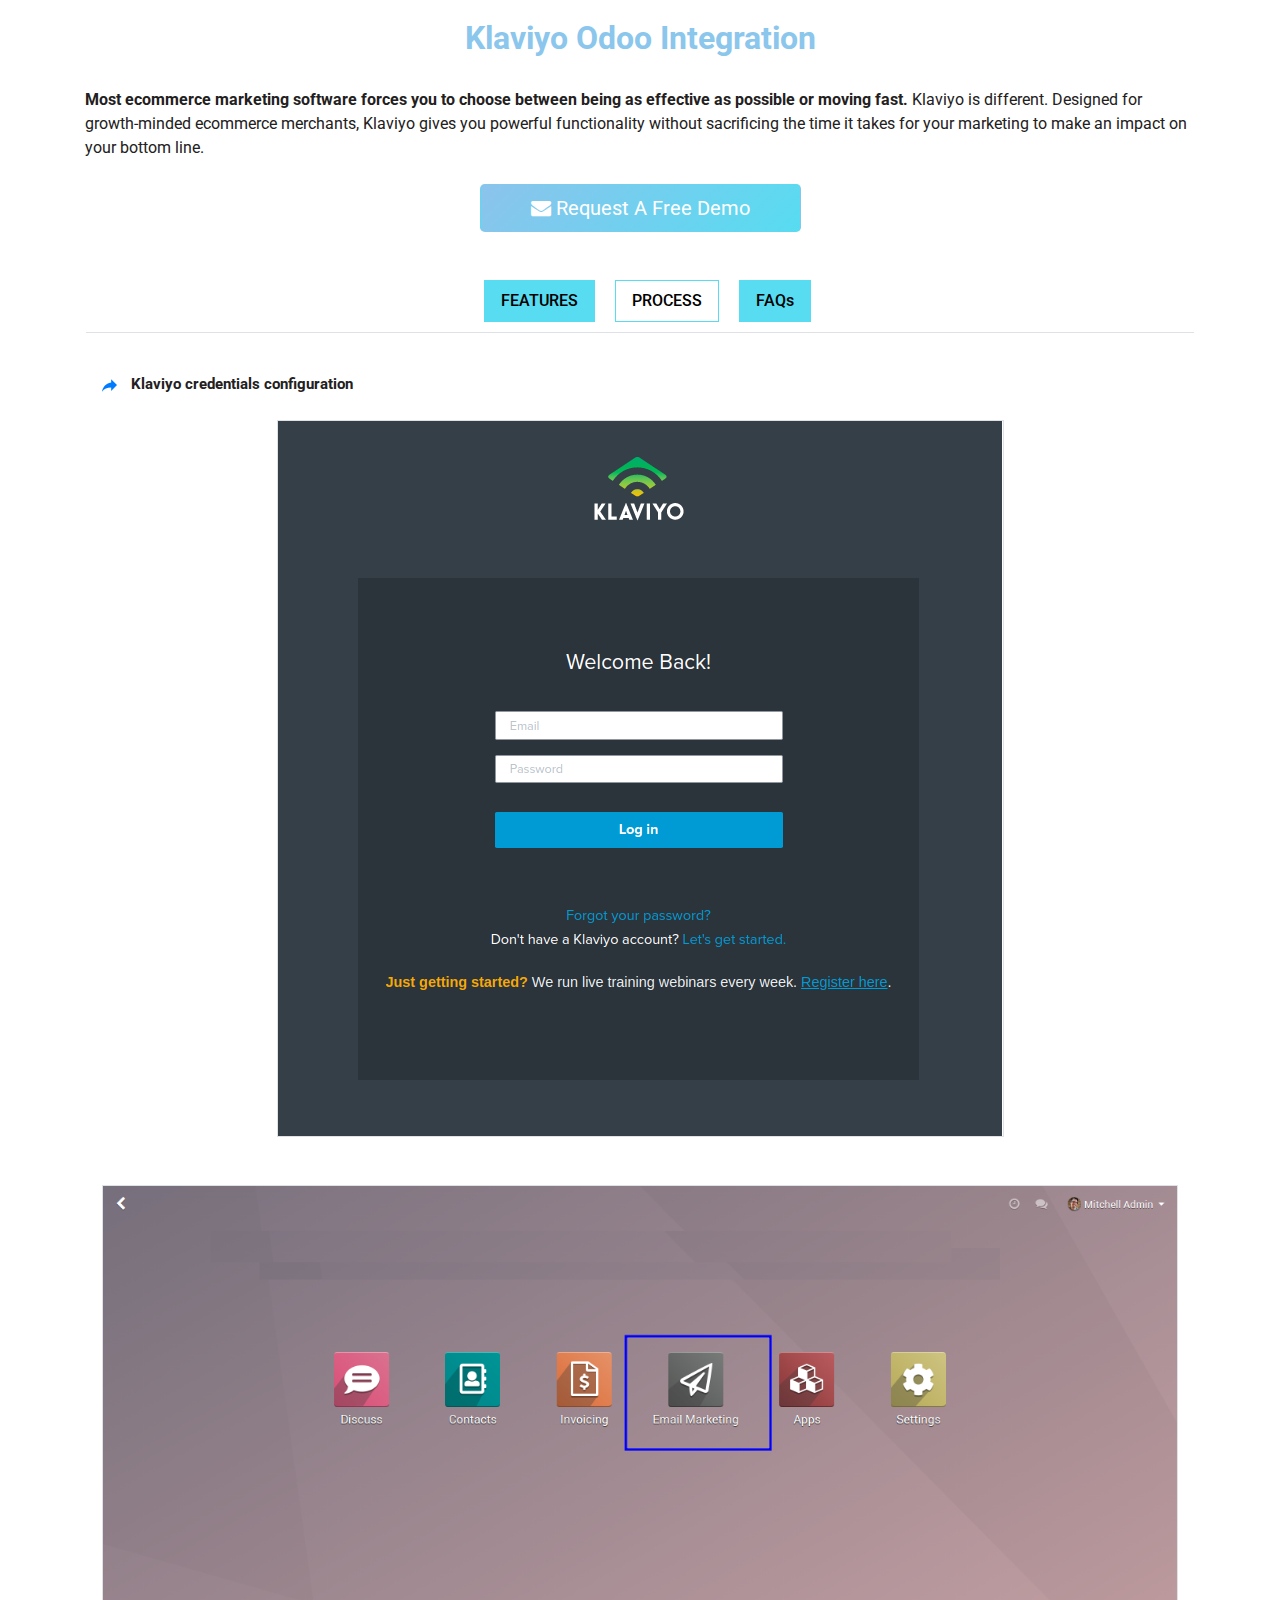
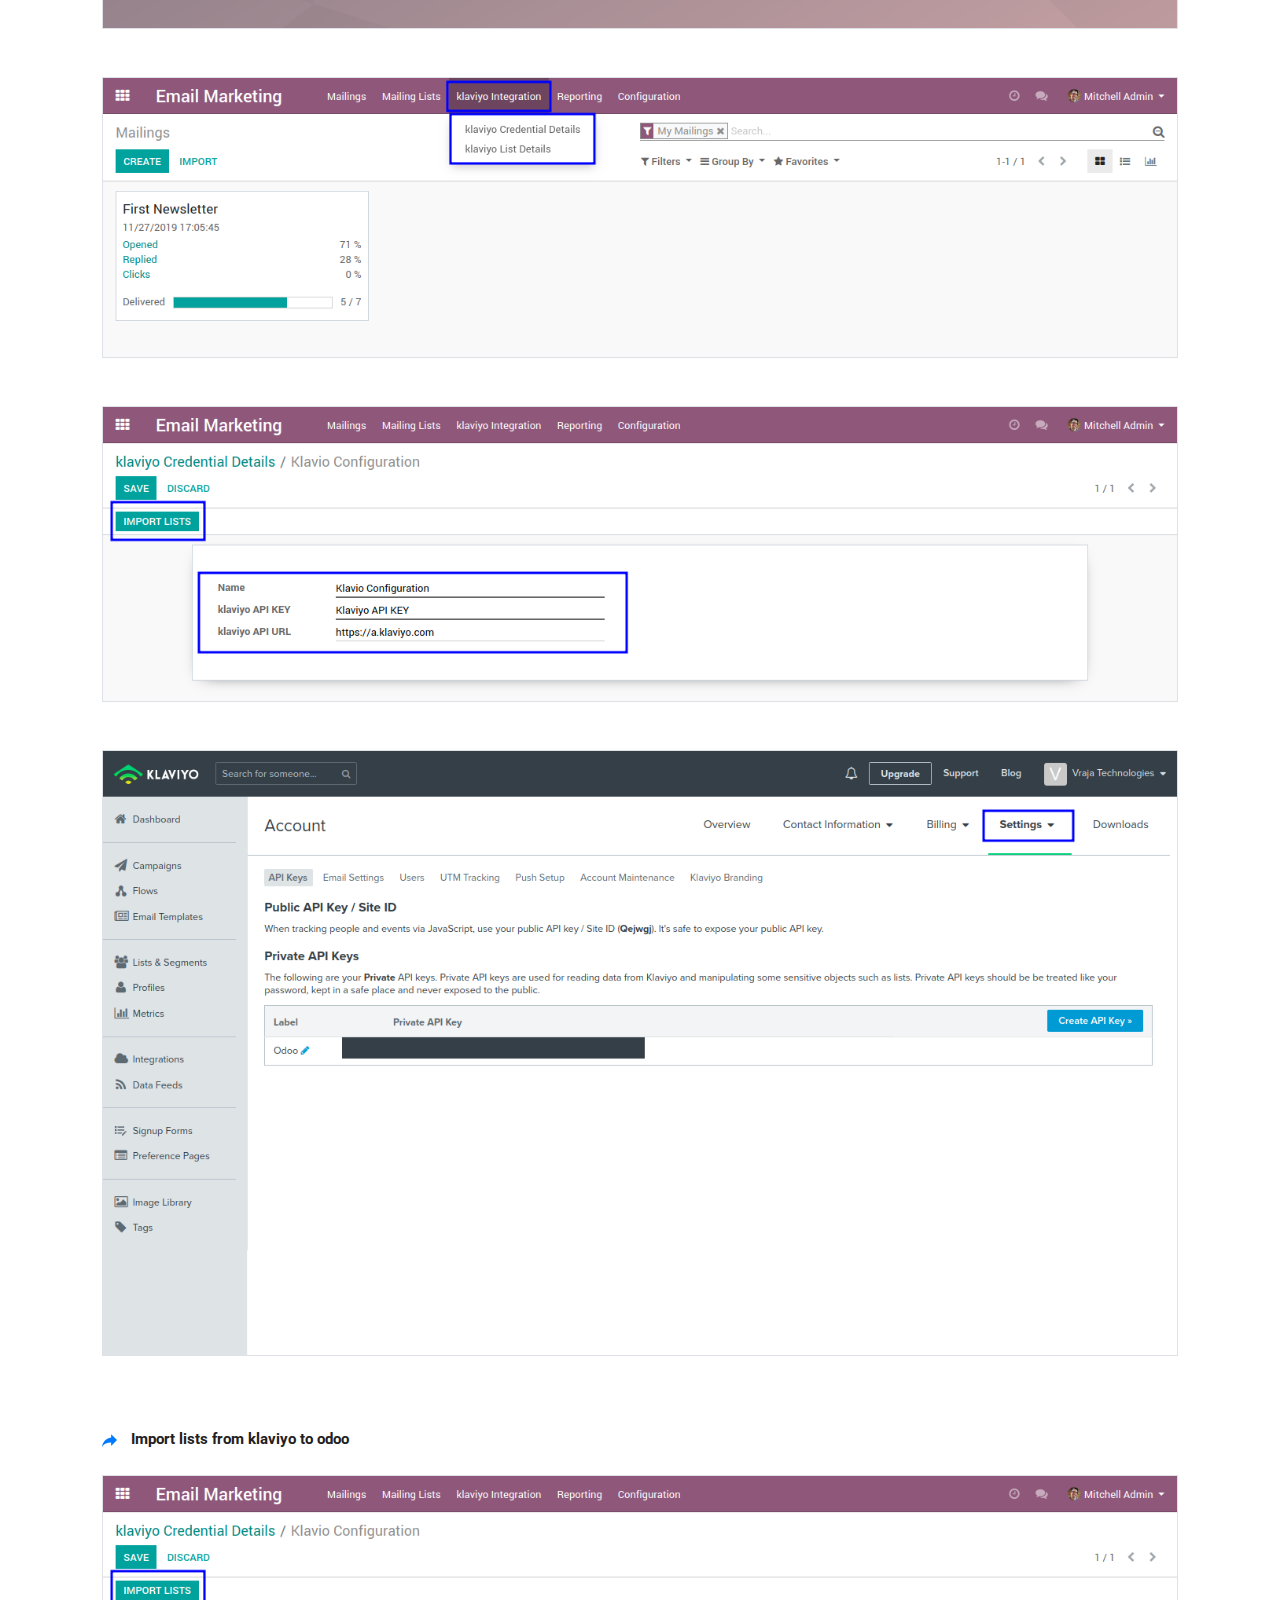
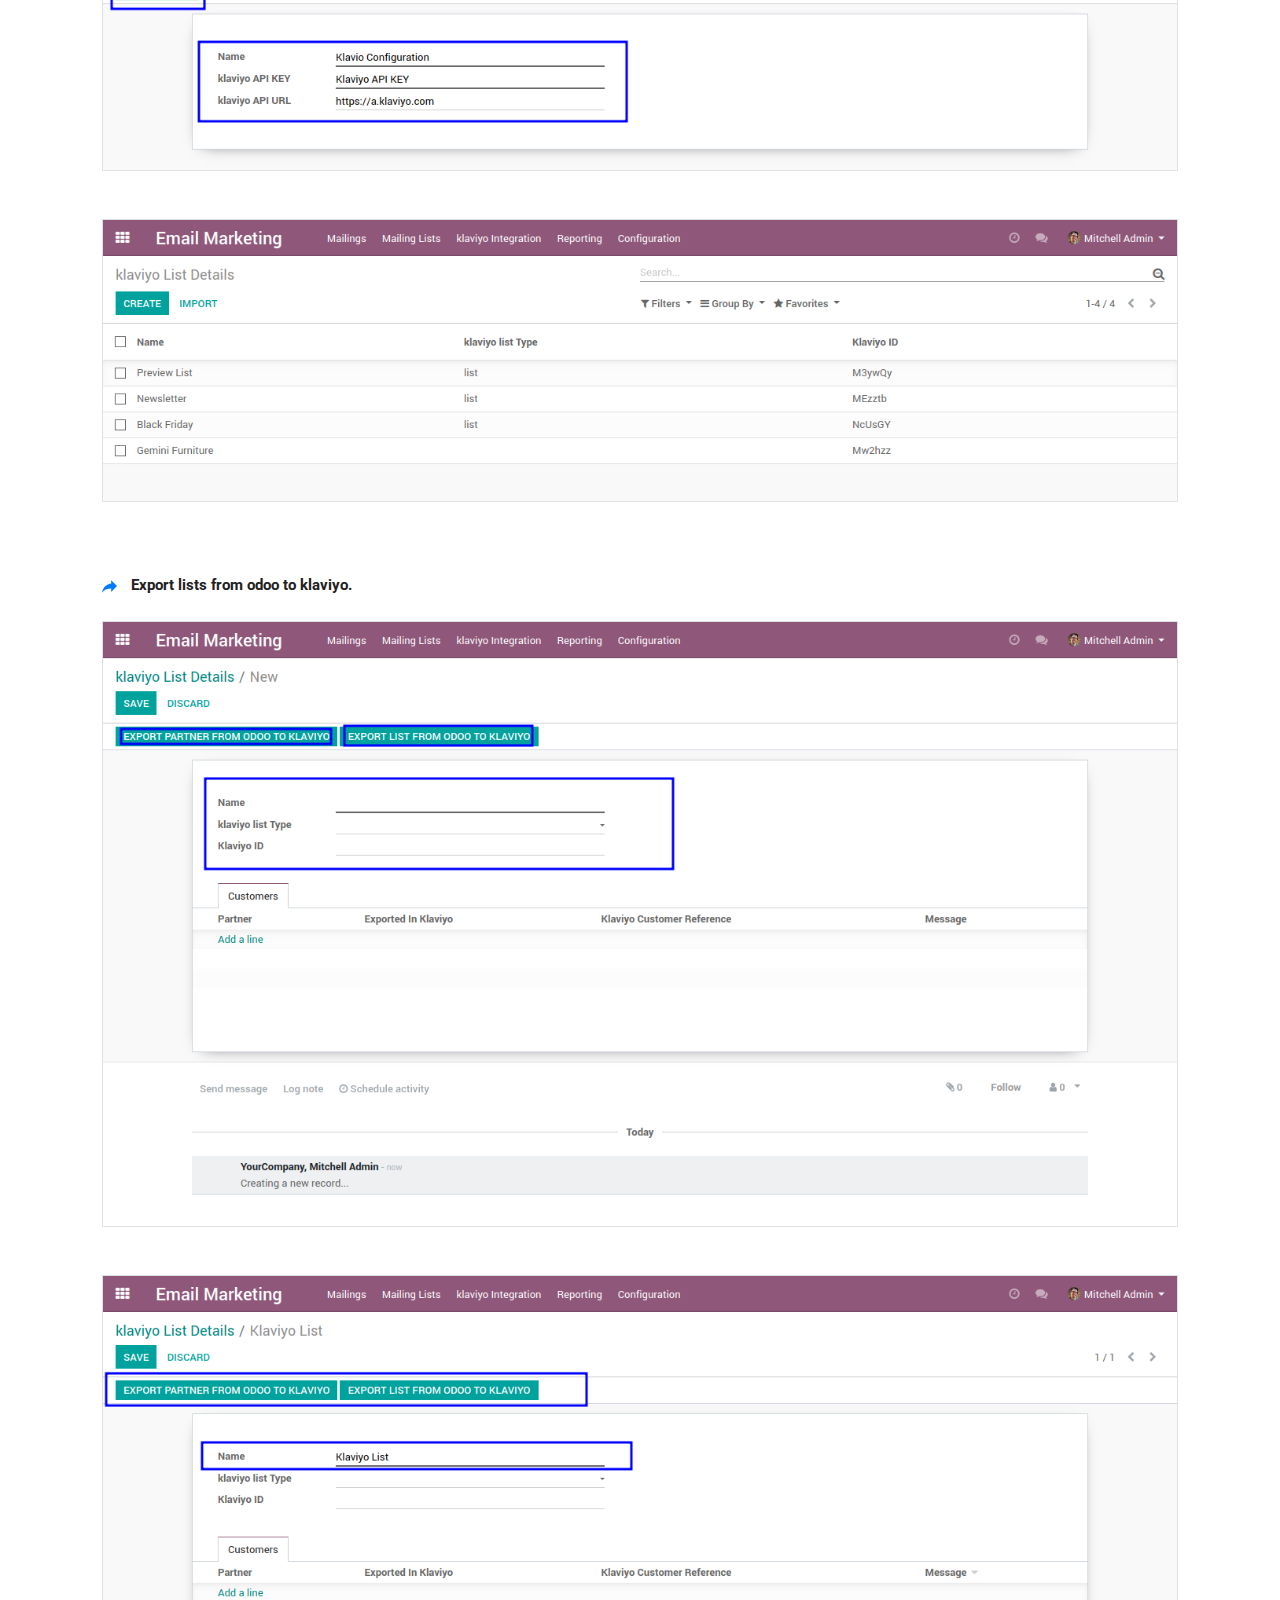
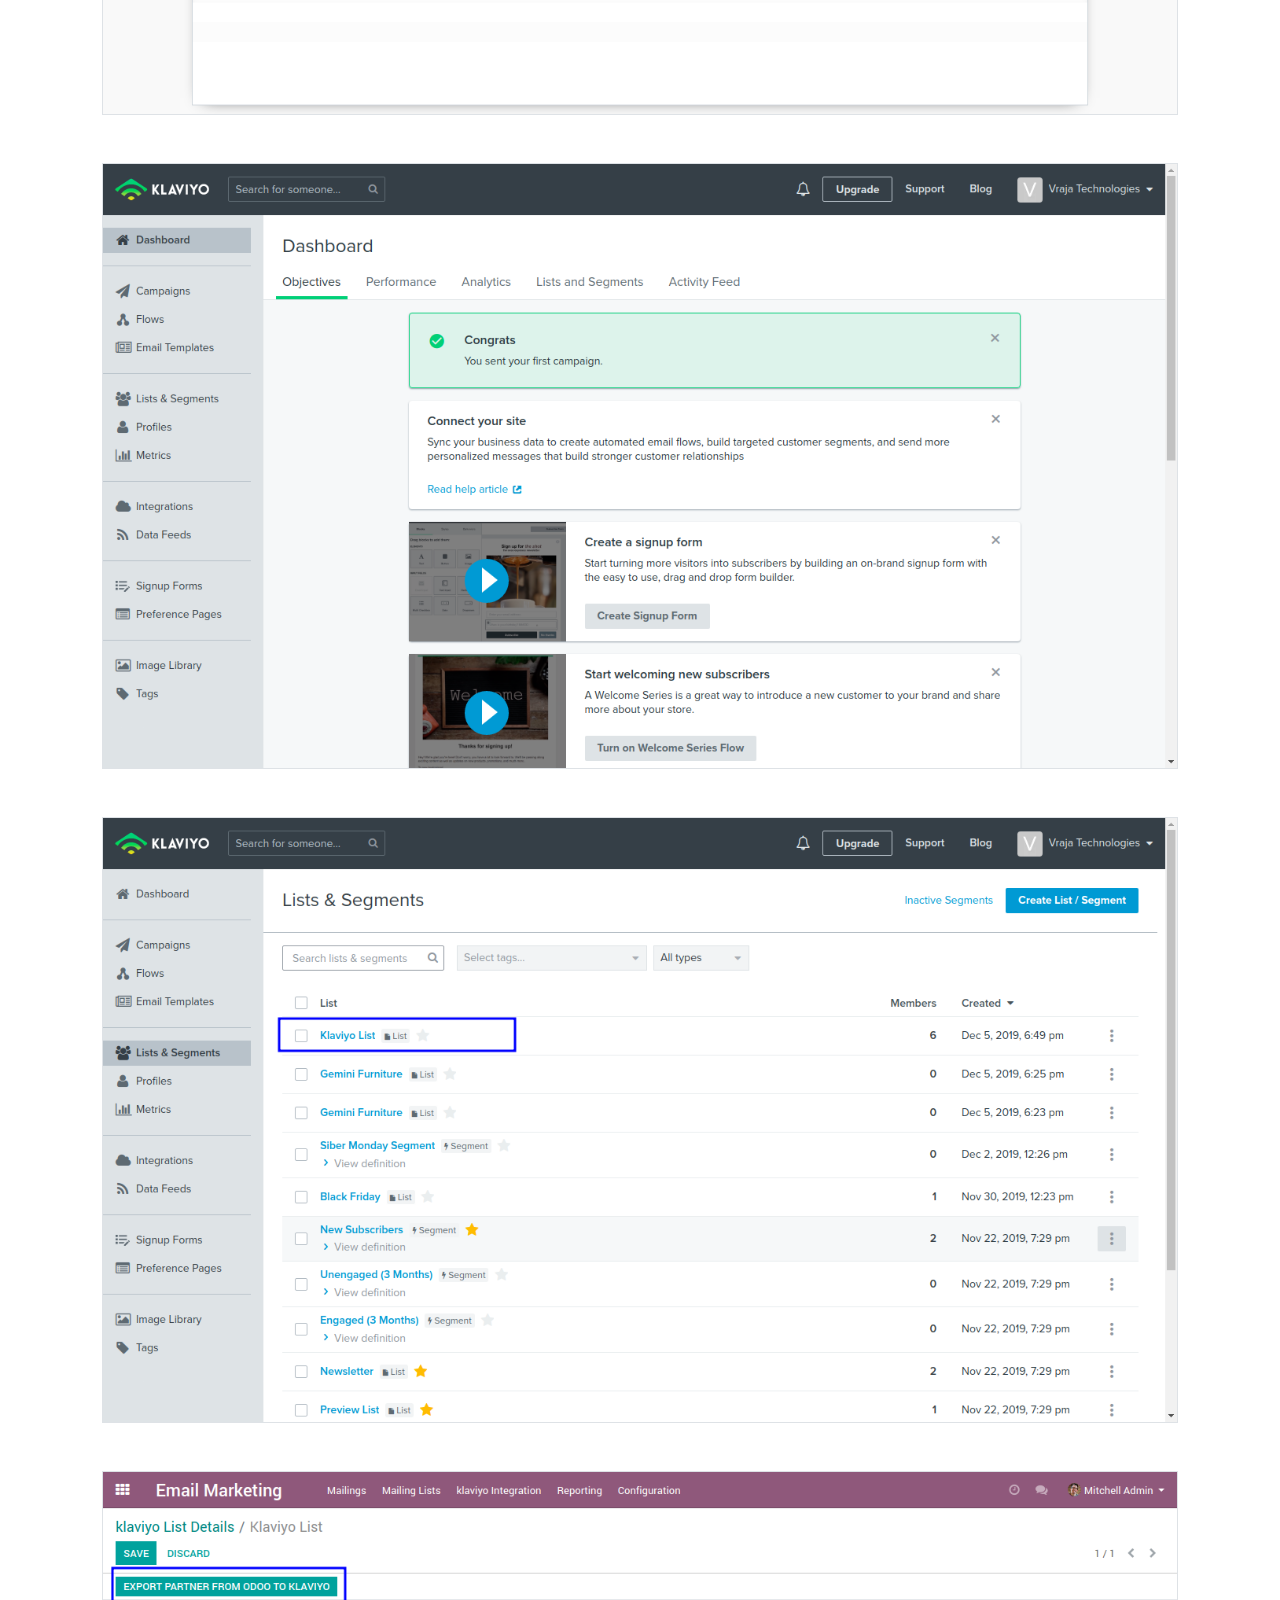
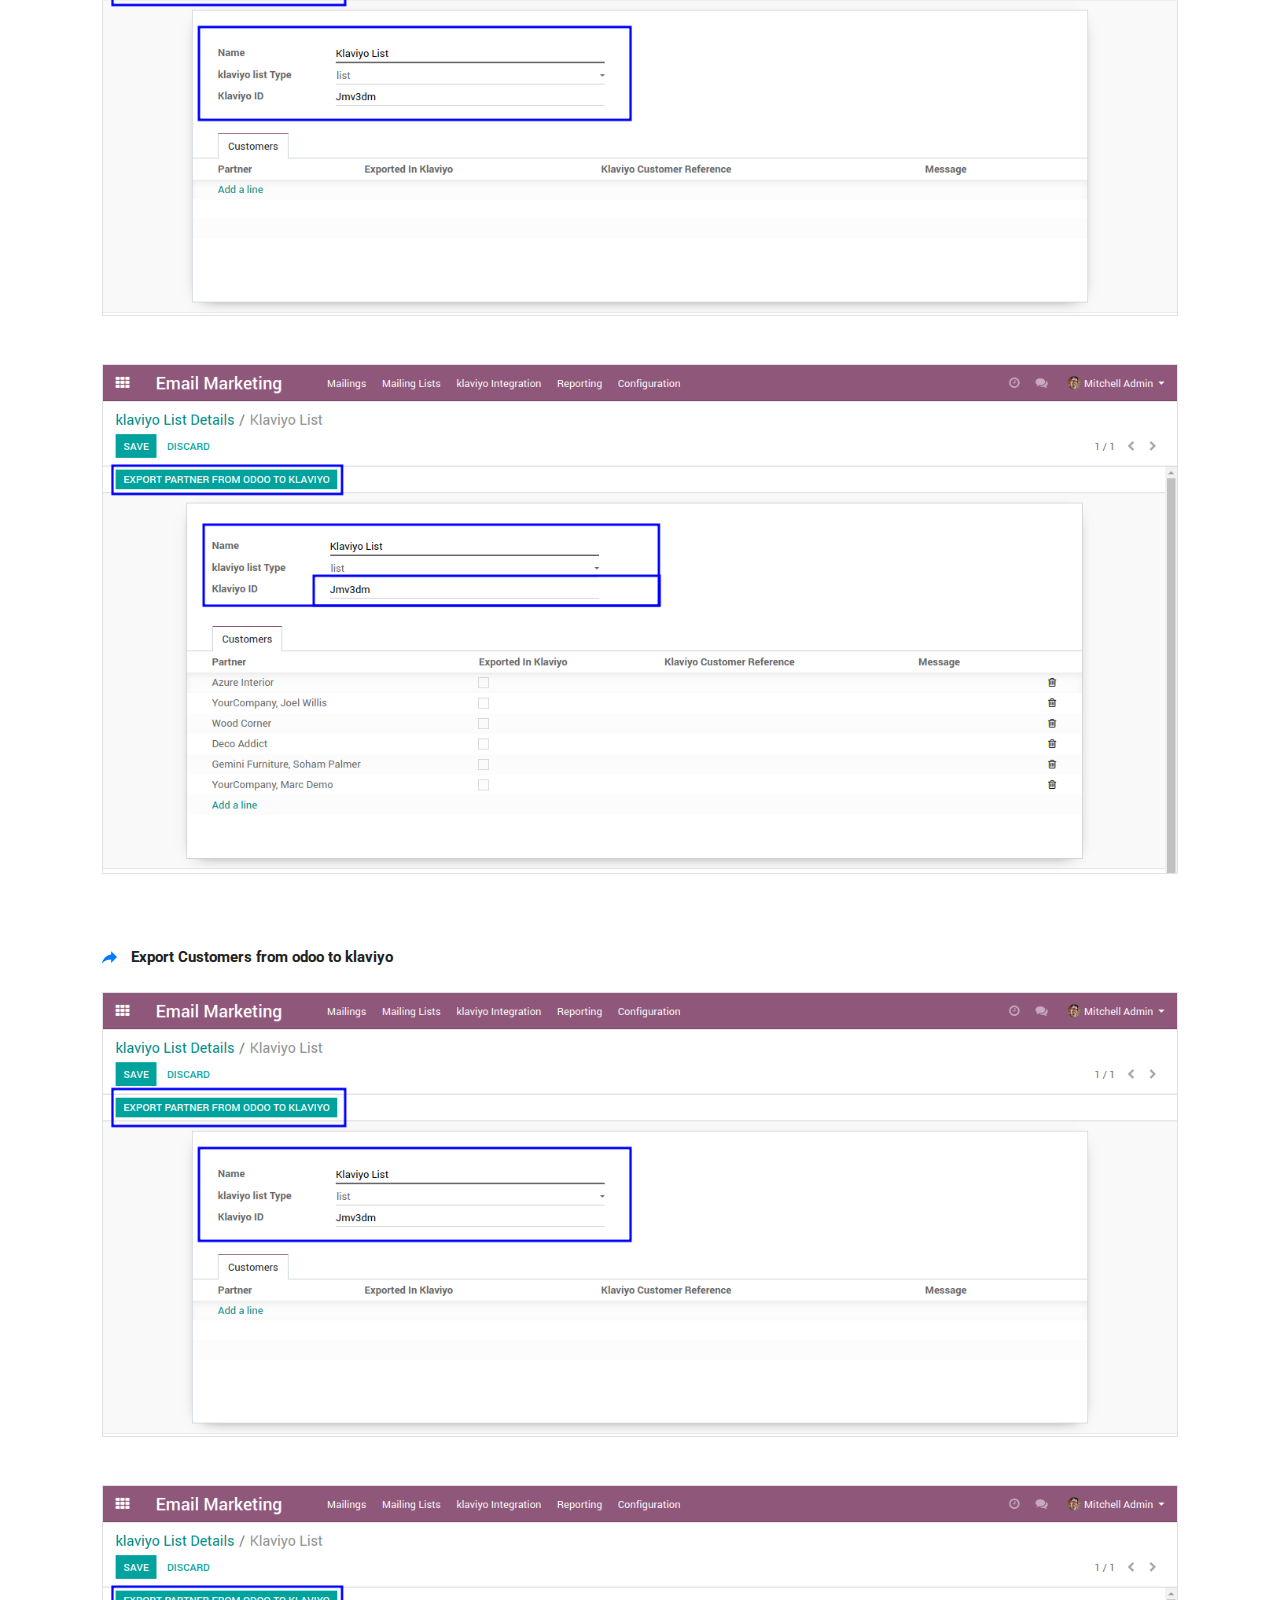
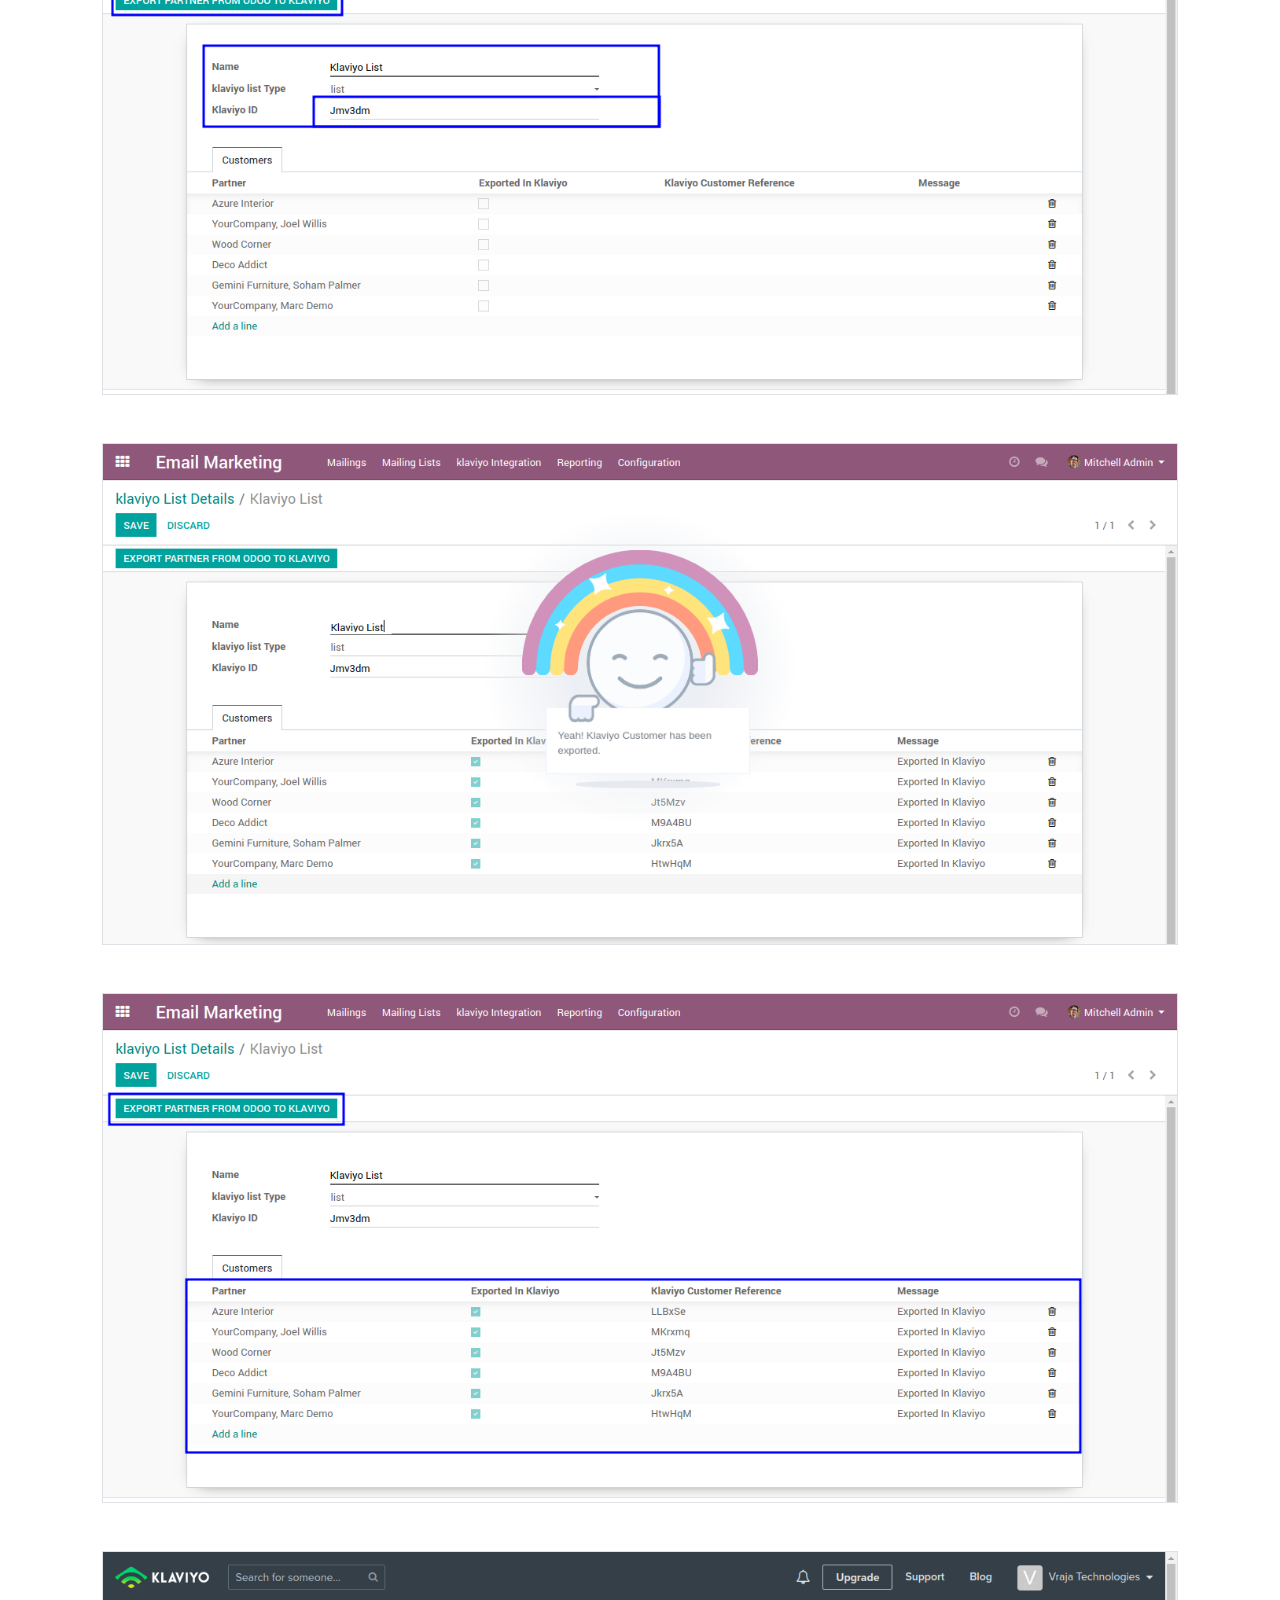
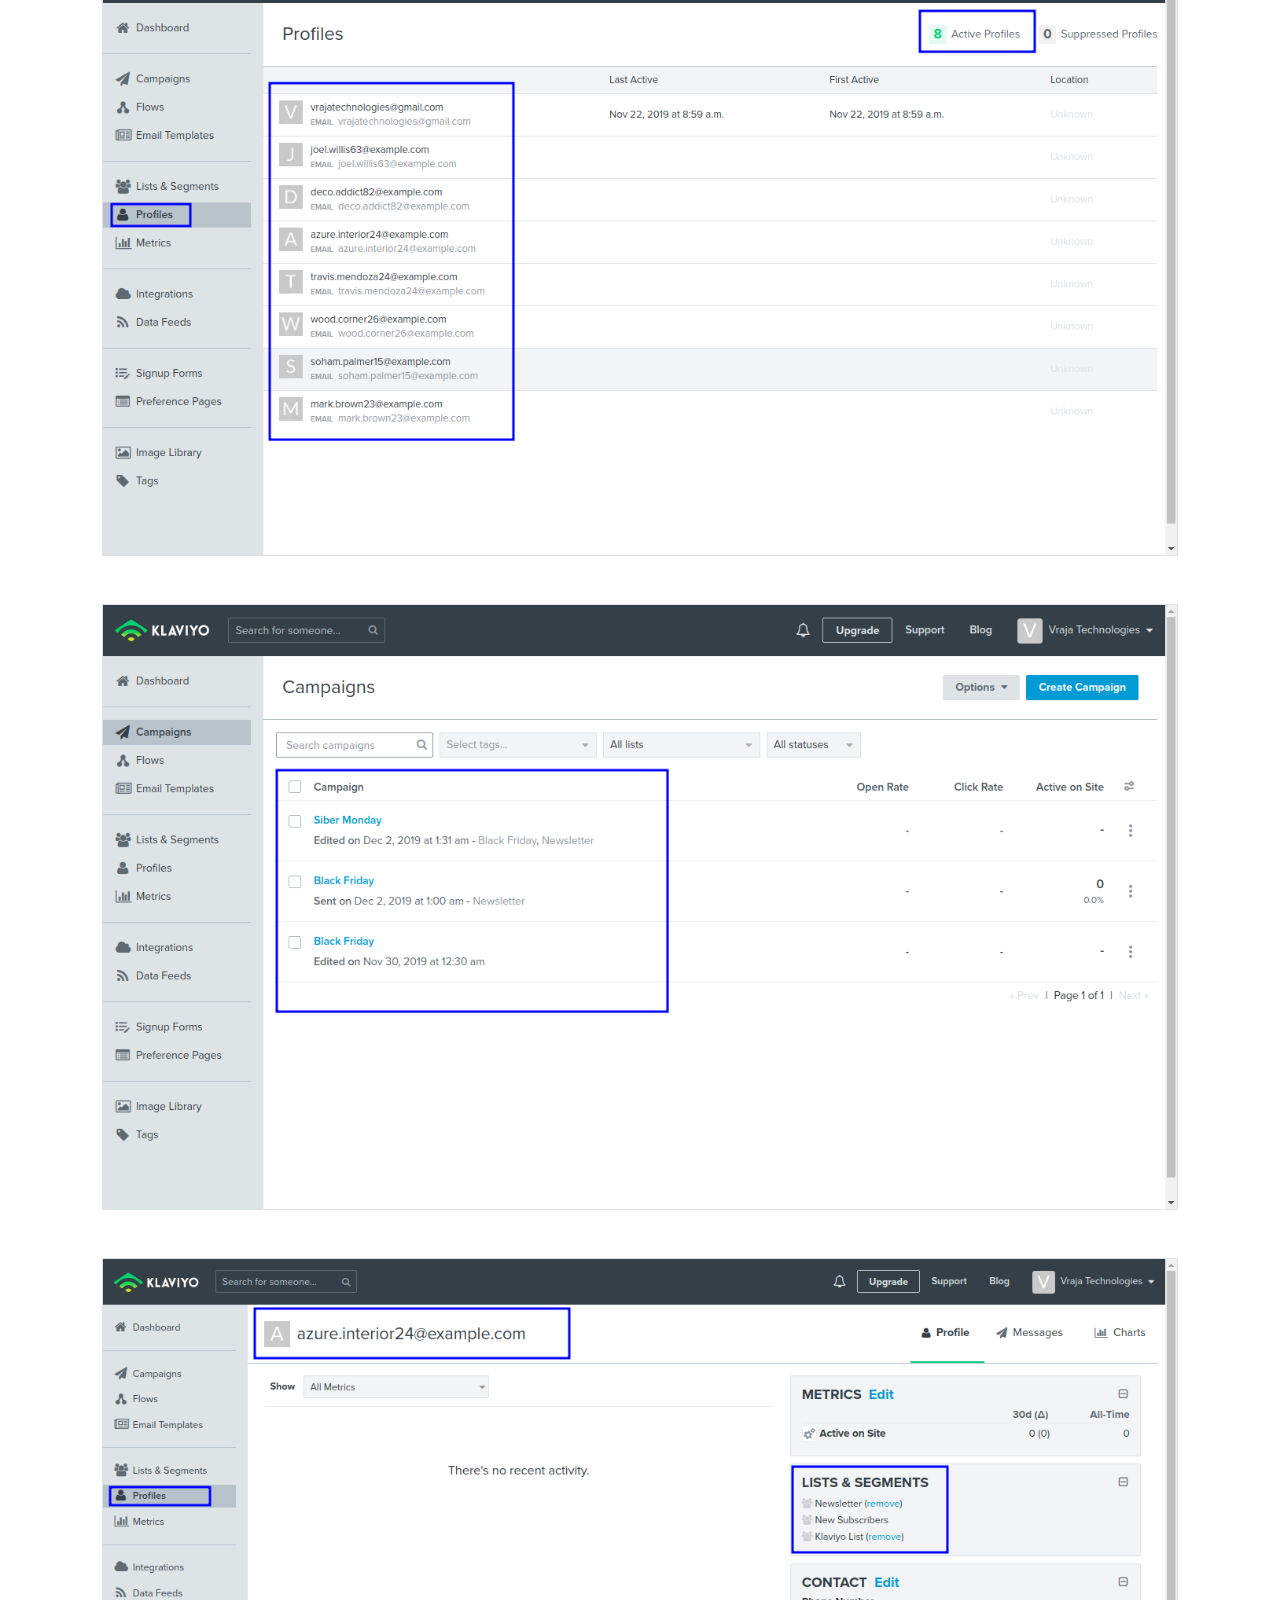
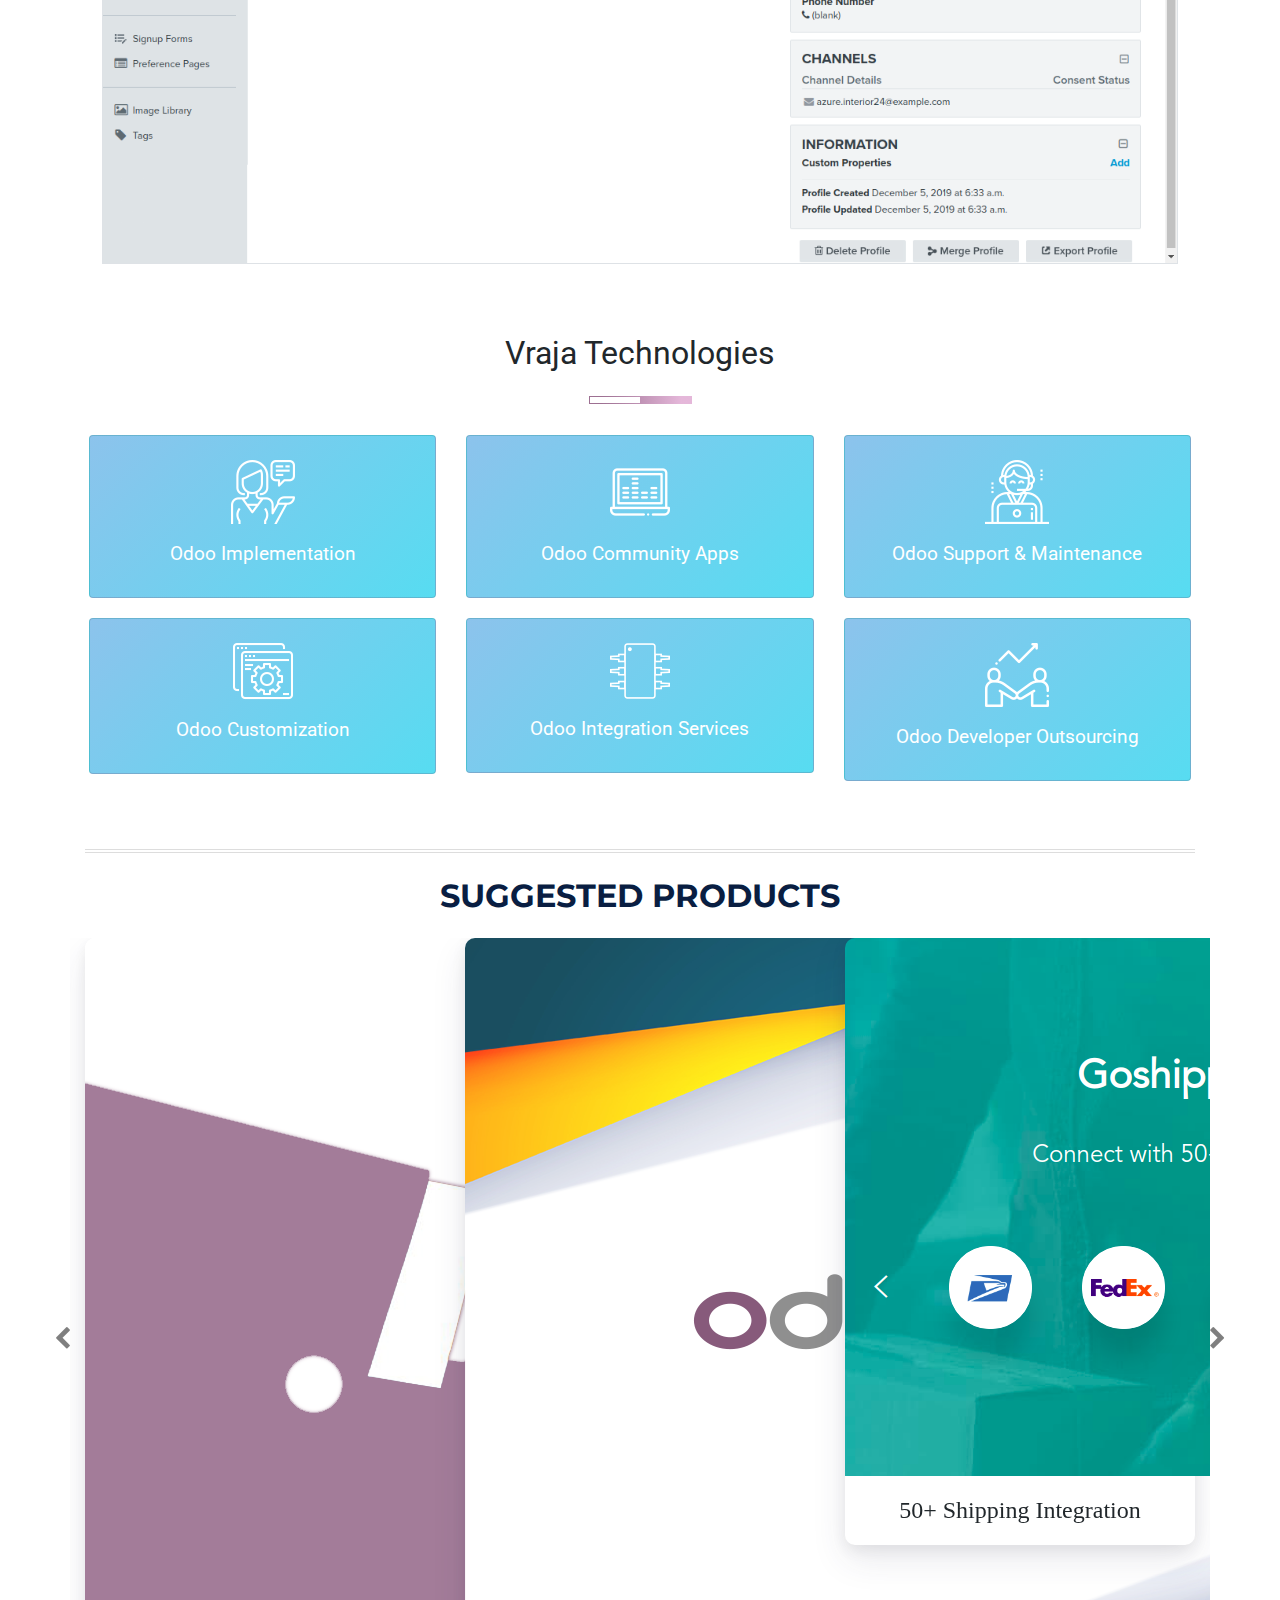
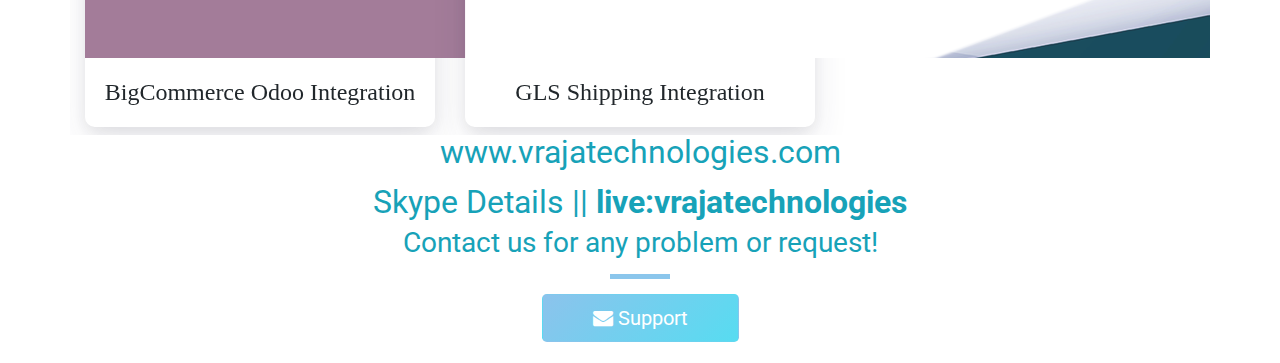
<file: klaviyo_odoo_integration/static/description/index.html>
<!DOCTYPE html>
<html>

<head>
    <meta charset="utf-8"/>
    <meta http-equiv="X-UA-Compatible" content="IE=edge">
    <title>Odoo</title>
    <meta name="viewport" content="width=device-width, initial-scale=1">
    <link rel="stylesheet" href="https://stackpath.bootstrapcdn.com/bootstrap/4.3.1/css/bootstrap.min.css">
    <link href="https://fonts.googleapis.com/css?family=Montserrat" rel="stylesheet">
    <link href="https://stackpath.bootstrapcdn.com/font-awesome/4.7.0/css/font-awesome.min.css" rel="stylesheet"
          integrity="sha384-wvfXpqpZZVQGK6TAh5PVlGOfQNHSoD2xbE+QkPxCAFlNEevoEH3Sl0sibVcOQVnN" crossorigin="anonymous">
    <link href="https://fonts.googleapis.com/css?family=Roboto:400,500,700&display=swap" rel="stylesheet">
</head>
<!-- odoo description page css -->
<style>
    h1,
    h2,
    h3,
    h4,
    h5,
    h6,
    .h1,
    .h2,
    .h3,
    .h4,
    .h5,
    .h6 {
        font-weight: 400;
        line-height: 1.1;
        color: #21272b;
    }
    
    ul {
        color: #222020;
    }

    .oe_styling_v8 a.btn {
        color: white;
    }

    :root {
       --primary: #00A09D;
    }
</style>

<body>



<div class="container">
    <!-- Floating Menu -->


<section class="oe_container">
    <div class="oe_row oe_spaced">
       <center> <h2 class="oe_slogan" style="color:#8BC6EC; padding-top:21px;"><b>Klaviyo Odoo Integration</b></h2></center></br>
        <span class="" style="font-size:16px;color: #222020"><b>Most ecommerce marketing software forces you to choose between being as effective as possible or moving fast.</b> Klaviyo is different. Designed for growth-minded ecommerce merchants, Klaviyo gives you powerful functionality without sacrificing the time it takes for your marketing to make an impact on your bottom line.</span>
    </div>
</section><br/>
<section class="oe_container">
    <div class="oe_slogan"><center>
        <a target="new"; class="btn btn-lg mt8" style="color: #FFFFFF; background-color: #8BC6EC;background-image: linear-gradient(135deg, #8cc3ec 0%, #57DCF1 100%); padding-left:50px; padding-right: 50px;" href="mailto:support@vrajatechnologies.com"><i class="fa fa-envelope"></i> Request A Free Demo</a></center><br/>
    </div>

</section>
    <div>
        <div class="row pt-4 px-3">
            <div class="w-100">
                <!-- Nav tabs -->
                <ul class="nav nav-tabs mb-4 justify-content-center bg-transparent">
                    <li class="nav-item ml-4"
                        style="border-radius:0;margin: 0 10px 10px 10px;background-color: #FBAB7E;background-image: linear-gradient(62deg, #57DCF1 0%, #57DCF1 100%);">
                        <a class="nav-link "
                           style="border-radius: 0;transition: 0.3s ease-in-out;border-color:#57DCF1;color: #000;font-family: Roboto;font-weight: 500;"
                           data-toggle="tab" href="#pills-home">FEATURES</a>
                    </li>
                   <!--  <li class="nav-item"
                        style="border-radius:0;margin: 0 10px 10px 10px;background-color: #FBAB7E;background-image: linear-gradient(62deg, #fbd69d 0%, #f9c36f 100%);">
                        <a class="nav-link "
                           style="border-radius: 0;transition: 0.3s ease-in-out;border-color:#fdc6a3;color: #000;font-family: Roboto;font-weight: 500;"
                           data-toggle="tab" href="#pills-kinetik">WHY CHOOSE US</a>
                    </li> -->
                    <li class="nav-item"
                        style="border-radius:0;margin: 0 10px 10px 10px;background-color: #FBAB7E;background-image: linear-gradient(62deg, #57DCF1 0%, #57DCF1 100%);">
                        <a class="nav-link active"
                           style="border-radius: 0;transition: 0.3s ease-in-out;border-color:#57DCF1;color: #000;font-family: Roboto;font-weight: 500;"
                           data-toggle="tab" href="#pills-set_up">PROCESS</a>
                    </li>
                    <li class="nav-item"
                        style="border-radius:0;margin: 0 10px 10px 10px;background-color: #FBAB7E;background-image: linear-gradient(62deg,#57DCF1 0%, #57DCF1 100%);">
                        <a class="nav-link"
                           style="border-radius: 0;transition: 0.3s ease-in-out;border-color:#57DCF1;color: #000;font-family: Roboto;font-weight: 500;"
                           data-toggle="tab" href="#pills-faqs">FAQs</a>
                    </li>
                </ul>
              <div class="tab-content " id="pills-tabContent">
                    <div class="tab-pane fade show" id="pills-home">
                        <div class="mb-4">
                        </div>
                        <div class="text-left py-4"><center>
                            <h2 class="mb-3 display-4" style="font-size: 2.6rem; ">
                                <span style="color: #57DCF1;">Key</span> Features</h2></center>
                        </div>
                        <div class="card p-4 p-lg-5 mb-4 border-0"
                             style="border-radius: .25rem;box-shadow: 0 3px 6px rgba(0,0,0,0.16), 0 3px 6px rgba(0,0,0,0.23); color: #002966;">
                            <div class="row">
                                <div>
                                    <ul class="list-unstyled" style="font-size:16px;color: #222020;">
                                        <li class="d-flex align-items-baseline mb-3">
                                            <div><img src="service/forward-arrow.svg" alt="arrow"
                                                      style="width:15px;margin-right:10px"></div>
                                            <span><b>Most effective ecommerce marketing integration.</b></span>
                                        </li>
                                        <li class="d-flex align-items-baseline mb-3">
                                            <div><img src="service/forward-arrow.svg" alt="arrow"
                                                      style="width:15px;margin-right:10px"></div>
                                            <span><b>Export lists</b> from odoo to klaviyo.</span>
                                        </li>
                                        <li class="d-flex align-items-baseline mb-3">
                                            <div><img src="service/forward-arrow.svg" alt="arrow"
                                                      style="width:15px;margin-right:10px"></div>
                                            <span><b>Import lists</b> from klaviyo to odoo.</span>
                                        </li>
                                        <li class="d-flex align-items-baseline mb-3">
                                            <div><img src="service/forward-arrow.svg" alt="arrow"
                                                      style="width:15px;margin-right:10px"></div>
                                            <span><b>Export Customers</b> from odoo to klaviyo.</span>
                                        </li>
                                        <li class="d-flex align-items-baseline mb-3">
                                            <div><img src="service/forward-arrow.svg" alt="arrow"
                                                      style="width:15px;margin-right:10px"></div>
                                            <span style="width: 68%">Klaviyo gives you powerful functionality without sacrificing the time it takes for your marketing to make an impact on your bottom line.</span>
                                        </li>
                                        


                         
                                    </ul>
                                </div>
                            </div>
                        </div>
  
                    </div>
                    <div class="tab-pane fade show active" id="pills-set_up">
                        <div class="tab-pane text-center">
                            <span class="text-center my-4" style="font-size: 20px;font-weight: 400;color: #8482b2;"><b></b></span>
                        </div>
                        <div class="tab-pane">
                            <div>
                                <ul class="list-unstyled pl-0  bg-white" style="font-size:15px;">
                                    <li class="d-flex align-items-baseline mb-2 p-3">
                                    <span>
                                        <img src="service/forward-arrow01.svg" alt="arrow"
                                             style="width:15px;margin-right:10px">
                                        <b>Klaviyo credentials configuration</b> <br>
                                        <center><img src="1.png" alt="arrow" style="max-width:100%;"
                                             class="my-4 border"></center>
                                        <img src="2.png" alt="arrow" style="max-width:100%;"
                                             class="my-4 border">
                                        <img src="3.png" alt="arrow" style="max-width:100%;"
                                             class="my-4 border">  
                                        <img src="4.png" alt="arrow" style="max-width:100%;"
                                             class="my-4 border">     
                                        <img src="4_1.png" alt="arrow" style="max-width:100%;"
                                             class="my-4 border">        
                                    </span>
                                    </li>
                                </ul>
                                <ul class="list-unstyled pl-0  bg-white" style="font-size:15px;">
                                    <li class="d-flex align-items-baseline mb-2 p-3">
                                    <span>
                                        <img src="service/forward-arrow01.svg" alt="arrow"
                                             style="width:15px;margin-right:10px">
                                        <b>Import lists from klaviyo to odoo</b> <br>
                                        <img src="4.png" alt="arrow" style="max-width:100%;"
                                             class="my-4 border">
                                        <img src="5.png" alt="arrow" style="max-width:100%;"
                                             class="my-4 border">     
                                    </span>
                                    </li>
                                </ul>
                                <ul class="list-unstyled pl-0  bg-white" style="font-size:15px;">
                                    <li class="d-flex align-items-baseline mb-2 p-3">
                                    <span>
                                        <img src="service/forward-arrow01.svg" alt="arrow"
                                             style="width:15px;margin-right:10px">
                                        <b>Export lists from odoo to klaviyo.</b> <br>
                                        <img src="6.png" alt="arrow" style="max-width:100%;"
                                             class="my-4 border">
                                         <img src="7.png" alt="arrow" style="max-width:100%;"
                                             class="my-4 border">
                                         <img src="8.png" alt="arrow" style="max-width:100%;"
                                             class="my-4 border">
                                          <img src="9.png" alt="arrow" style="max-width:100%;"
                                             class="my-4 border">
                                         <img src="10.png" alt="arrow" style="max-width:100%;"
                                             class="my-4 border">
                                         <img src="11.png" alt="arrow" style="max-width:100%;"
                                             class="my-4 border">                        
                                    </span>
                                    </li>
                                </ul>

                                <ul class="list-unstyled pl-0  bg-white" style="font-size:15px;">
                                    <li class="d-flex align-items-baseline mb-2 p-3">
                                    <span>
                                        <img src="service/forward-arrow01.svg" alt="arrow"
                                             style="width:15px;margin-right:10px">
                                        <b>Export Customers from odoo to klaviyo</b> <br>
                                        <img src="10.png" alt="arrow" style="max-width:100%;"
                                             class="my-4 border">
                                        <img src="11.png" alt="arrow" style="max-width:100%;"
                                             class="my-4 border">     
                                        <img src="12.png" alt="arrow" style="max-width:100%;"
                                             class="my-4 border">
                                        <img src="13.png" alt="arrow" style="max-width:100%;"
                                             class="my-4 border">
                                        <img src="14.png" alt="arrow" style="max-width:100%;"
                                             class="my-4 border">
                                        <img src="15.png" alt="arrow" style="max-width:100%;"
                                             class="my-4 border">
                                        <img src="16.png" alt="arrow" style="max-width:100%;"
                                             class="my-4 border">                         
                                    </span>
                                    </li>
                                </ul>
                                
                                
                            </div>
                        </div>
                    </div>
                    



                    <div class="tab-pane fade" id="pills-faqs">
                        <ul class="list-unstyled mt-5 px-5">
                            <li class="mb-3 d-flex align-items-baseline bg-white"
                                style="border-radius: 10px; padding: 15px;border-left: 11px solid #57DCF1;border-right: 11px solid #57DCF1;box-shadow: 0px 0px 7px 1px #c7c5c5;">
                                <img src="service/forward-arrow.svg" alt="arrow"
                                     style="width:15px;margin-right:10px">
                                <div class="">
                                    <h6 class="font-weight-bold">Is this app compatible with Odoo Enterprise?</h6>
                                    <span style="font-size:13px;">Yes, our app works with Odoo Enterprise as well as Community.</span>
                                </div>
                            </li>
                            

                            
                            

                            <li class="mb-3 d-flex align-items-baseline bg-white"
                                style="border-radius: 10px; padding: 15px;border-left: 11px solid #57DCF1;border-right: 11px solid #57DCF1;box-shadow: 0px 0px 7px 1px #c7c5c5;">
                                <img src="service/forward-arrow.svg" alt="arrow"
                                     style="width:15px;margin-right:10px">
                                <div class="">
                                    <h6 class="font-weight-bold">Need some customization in this app, whom to
                                        contact?</h6>
                                    <span style="font-size:13px;">Please drop email at <b>support@vrajatechnologies.com</b> or raise a
                                            ticket through Odoo store itself.</span>
                                </div>
                            </li>

                            
                        </ul>
                    
                    </div>



                </div>

                
            </div>
        </div>

    
    </div>
            <div class="row pb-sm-5 px-1 pb-4">
            <h2 class="w-100 text-center my-3" style="font-weight: 400;">Vraja Technologies</h2>
            <div class="text-center w-100 mb-4">
                <img src="service/line.png" alt="vrajatechnolgies">
            </div>
            <div class="col-12 col-sm-6 col-md-4" style="margin-bottom: 20px;">
                <div class="card text-center"
                     style="min-height: 90px;background-color: #8BC6EC;background-image: linear-gradient(135deg, #8cc3ec 0%, #57DCF1 100%);">
                    <div class="pt-4">
                        <img src="service/support.png" alt="support">
                    </div>
                    <div class="card-body">
                        <h5 class="card-title text-white" style="font-size: 19px; font-weight: 400;">Odoo
                            Implementation</h5>
                    </div>
                </div>
            </div>
            <div class="col-12 col-sm-6 col-md-4" style="margin-bottom: 20px;">
                <div class="card text-center"
                     style="min-height: 90px;background-color: #8BC6EC;background-image: linear-gradient(135deg, #8cc3ec 0%, #57DCF1 100%);">
                    <div class="pt-4">
                        <img src="service/apps.png" style="min-height: 64px;" alt="apps">
                    </div>
                    <div class="card-body">
                        <h5 class="card-title text-white" style="font-size: 19px; font-weight: 400;">Odoo Community
                            Apps</h5>
                    </div>
                </div>
            </div>
            <div class="col-12 col-sm-6 col-md-4" style="margin-bottom: 20px;">
                <div class="card text-center"
                     style="min-height: 90pxbackground-color: #8BC6EC;background-image: linear-gradient(135deg, #8cc3ec 0%, #57DCF1 100%);">
                    <div class="pt-4">
                        <img src="service/support2.png" alt="support2">
                    </div>
                    <div class="card-body">
                        <h5 class="card-title text-white" style="font-size: 19px; font-weight: 400;">Odoo Support
                            &amp; Maintenance</h5>
                    </div>
                </div>
            </div>
            <div class="col-12 col-sm-6 col-md-4" style="margin-bottom: 20px;">
                <div class="card text-center"
                     style="min-height: 90px;background-color: #8BC6EC;background-image: linear-gradient(135deg, #8cc3ec 0%, #57DCF1 100%);">
                    <div class="pt-4">
                        <img src="service/custom.png" alt="custom">
                    </div>
                    <div class="card-body">
                        <h5 class="card-title text-white" style="font-size: 19px; font-weight: 400;">Odoo
                            Customization</h5>
                    </div>
                </div>
            </div>
            <div class="col-12 col-sm-6 col-md-4" style="margin-bottom: 20px;">
                <div class="card text-center"
                     style="min-height: 90px;background-color: #8BC6EC;background-image: linear-gradient(135deg, #8cc3ec 0%, #57DCF1 100%);">
                    <div class="pt-4">
                        <img src="service/integrated.png" alt="integrated">
                    </div>
                    <div class="card-body">
                        <h5 class="card-title text-white" style="font-size: 19px; font-weight: 400;">Odoo
                            Integration Services</h5>
                    </div>
                </div>
            </div>
            <div class="col-12 col-sm-6 col-md-4" style="margin-bottom: 20px;">
                <div class="card text-center"
                     style="min-height: 90px;background-color: #8BC6EC;background-image: linear-gradient(135deg, #8cc3ec 0%, #57DCF1 100%);">
                    <div class="pt-4">
                        <img src="service/develop.png" alt="develop">
                    </div>
                    <div class="card-body">
                        <h5 class="card-title text-white" style="font-size: 19px; font-weight: 400;">Odoo Developer
                            Outsourcing</h5>
                    </div>
                </div>
            </div>
        </div>


<div style="
    border: 0;
    height: 4px;
    border-top: #ddd 1px solid;
    border-bottom: #ddd 1px solid;
    text-align: center;
    position: relative;
    clear: both;"></div>










<section class="oe_container"><h2 style="color: #091E42;font-family: &quot;Montserrat&quot;;text-align: center;margin: 25px auto;text-transform: uppercase;" class="oe_slogan">
    <b>Suggested Products</b>
    </h2>

    <div id="demo" class="row carousel slide mt64 mb32" data-ride="carousel">
       <!-- The slideshow -->
       <div class="carousel-inner">
<div class="carousel-item active">
<div class="col-xs-12 col-sm-4 col-md-4 mb16 mt16" style="float: left;">
                    <a href="https://www.odoo.com/apps/modules/12.0/bigcommerce_odoo_integration/" target="_blank">
                        <div style="box-shadow: 0 15px 35px rgba(50, 50, 93, 0.1), 0 5px 15px rgba(0, 0, 0, 0.07);border-radius: 10px;">
                            <img class="img img-responsive center-block"
                                  style="border-top-left-radius: 10px;border-top-right-radius: 10px;"
                                  src="suggestion/1.png"/>
                            <h4 class="mt0" style="padding:6&#37; 4&#37;;text-align: center;white-space: nowrap;width: 100&#37;;overflow: hidden;text-overflow: ellipsis;font-family: Roboto-medium;">
                                 BigCommerce Odoo Integration
                            </h4>
                        </div>
                    </a>
                </div>



<div class="col-xs-12 col-sm-4 col-md-4 mb16 mt16" style="float: left;">
                    <a href="https://www.odoo.com/apps/modules/12.0/gls_shipping_integration/" target="_blank">
                        <div style="box-shadow: 0 15px 35px rgba(50, 50, 93, 0.1), 0 5px 15px rgba(0, 0, 0, 0.07);border-radius: 10px;">
                            <img class="img img-responsive center-block"
                                  style="border-top-left-radius: 10px;border-top-right-radius: 10px;"
                                  src="suggestion/2.png"/>
                            <h4 class="mt0" style="padding:6&#37; 4&#37;;text-align: center;white-space: nowrap;width: 100&#37;;overflow: hidden;text-overflow: ellipsis;font-family: Roboto-medium;">
                                 GLS Shipping Integration
                            </h4>
                        </div>
                    </a>
                </div>



<div class="col-xs-12 col-sm-4 col-md-4 mb16 mt16" style="float: left;">
                    <a href="https://www.odoo.com/apps/modules/13.0/go_shippo_shipping_integration_vts/" target="_blank">
                        <div style="box-shadow: 0 15px 35px rgba(50, 50, 93, 0.1), 0 5px 15px rgba(0, 0, 0, 0.07);border-radius: 10px;">
                            <img class="img img-responsive center-block"
                                  style="border-top-left-radius: 10px;border-top-right-radius: 10px;"
                                  src="suggestion/3.png"/>
                            <h4 class="mt0" style="padding:6&#37; 4&#37;;text-align: center;white-space: nowrap;width: 100&#37;;overflow: hidden;text-overflow: ellipsis;font-family: Roboto-medium;">
                                 50+ Shipping Integration
                            </h4>
                        </div>
                    </a>
                </div>
</div>



<div class="carousel-item">
<div class="col-xs-12 col-sm-4 col-md-4 mb16 mt16" style="float: left;">
                    <a href="https://www.odoo.com/apps/modules/12.0/odoo_prestashop_integration/" target="_blank">
                        <div style="box-shadow: 0 15px 35px rgba(50, 50, 93, 0.1), 0 5px 15px rgba(0, 0, 0, 0.07);border-radius: 10px;">
                            <img class="img img-responsive center-block"
                                  style="border-top-left-radius: 10px;border-top-right-radius: 10px;"
                                  src="suggestion/4.png"/>
                            <h4 class="mt0" style="padding:6&#37; 4&#37;;text-align: center;white-space: nowrap;width: 100&#37;;overflow: hidden;text-overflow: ellipsis;font-family: Roboto-medium;">
                                 Prestashop Odoo Integration
                            </h4>
                        </div>
                    </a>
                </div>
<div class="col-xs-12 col-sm-4 col-md-4 mb16 mt16" style="float: left;">
                    <a href="https://www.odoo.com/apps/modules/12.0/sendcloud_odoo_integration/" target="_blank">
                        <div style="box-shadow: 0 15px 35px rgba(50, 50, 93, 0.1), 0 5px 15px rgba(0, 0, 0, 0.07);border-radius: 10px;">
                            <img class="img img-responsive center-block"
                                  style="border-top-left-radius: 10px;border-top-right-radius: 10px;"
                                  src="suggestion/5.png"/>
                            <h4 class="mt0" style="padding:6&#37; 4&#37;;text-align: center;white-space: nowrap;width: 100&#37;;overflow: hidden;text-overflow: ellipsis;font-family: Roboto-medium;">
                                 Sendcloud Integration

                            </h4>
                        </div>
                    </a>
                </div>
                <div class="col-xs-12 col-sm-4 col-md-4 mb16 mt16" style="float: left;">
                    <a href="https://www.odoo.com/apps/modules/12.0/shippit_odoo_integration/" target="_blank">
                        <div style="box-shadow: 0 15px 35px rgba(50, 50, 93, 0.1), 0 5px 15px rgba(0, 0, 0, 0.07);border-radius: 10px;">
                            <img class="img img-responsive center-block"
                                  style="border-top-left-radius: 10px;border-top-right-radius: 10px;"
                                  src="suggestion/6.png"/>
                            <h4 class="mt0" style="padding:6&#37; 4&#37;;text-align: center;white-space: nowrap;width: 100&#37;;overflow: hidden;text-overflow: ellipsis;font-family: Roboto-medium;">
                                 Shippit Integration

                            </h4>
                        </div>
                    </a>
                </div>
</div>
</div>
<!-- Left and right controls -->
<a class="carousel-control-prev" href="#demo" data-slide="prev" style="left:-25px;width: 35px;color: #000;">
    <span class="carousel-control-prev-icon"><i class="fa fa-chevron-left" style="font-size:24px"></i></span>
</a>
<a class="carousel-control-next" href="#demo" data-slide="next" style="right:-25px;width: 35px;color: #000;">
    <span class="carousel-control-next-icon"><i class="fa fa-chevron-right" style="font-size:24px"></i></span>
</a>
</div>
</section>











<section class="oe_container oe_dark">
       <center>
    <div class="oe_mt16 oe_mb16">
        <h2><a style="color: #17a2b8;" href="http://www.vrajatechnologies.com/" target="new" >www.vrajatechnologies.com</a></h2>
        <h2 class="oe_slogan" style="color: #17a2b8; margin-top: 15px;">Skype Details || <b>live:vrajatechnologies</b></h2>
        <h3 class="oe_slogan" style="color: #17a2b8; font-variant: initial;">Contact us for any problem or request!</h3>
        <div class="separator"
             style="display: block;width: 60px;height: 5px;margin: 15px auto 15px;background-color: #8BC6EC;position: relative; border: 1px solid #8BC6EC;"></div>
    </div>
    <div class="oe_slogan">
        <a class="btn btn-lg mt8" style="color: #FFFFFF; background-color: #8BC6EC;background-image: linear-gradient(135deg, #8cc3ec 0%, #57DCF1 100%); padding-left:50px; padding-right: 50px;margin-bottom:  21px;" href="mailto:support@vrajatechnologies.com"><i class="fa fa-envelope"></i> Support</a><br/>
    </div>
</center>
</section>

</div>

<script src="https://code.jquery.com/jquery-3.3.1.slim.min.js"
        integrity="sha384-q8i/X+965DzO0rT7abK41JStQIAqVgRVzpbzo5smXKp4YfRvH+8abtTE1Pi6jizo"
        crossorigin="anonymous"></script>
<script src="https://cdnjs.cloudflare.com/ajax/libs/popper.js/1.14.7/umd/popper.min.js"
        integrity="sha384-UO2eT0CpHqdSJQ6hJty5KVphtPhzWj9WO1clHTMGa3JDZwrnQq4sF86dIHNDz0W1"
        crossorigin="anonymous"></script>
<script src="https://stackpath.bootstrapcdn.com/bootstrap/4.3.1/js/bootstrap.min.js"
        integrity="sha384-JjSmVgyd0p3pXB1rRibZUAYoIIy6OrQ6VrjIEaFf/nJGzIxFDsf4x0xIM+B07jRM"
        crossorigin="anonymous"></script>
</body>
</html>
</file>
